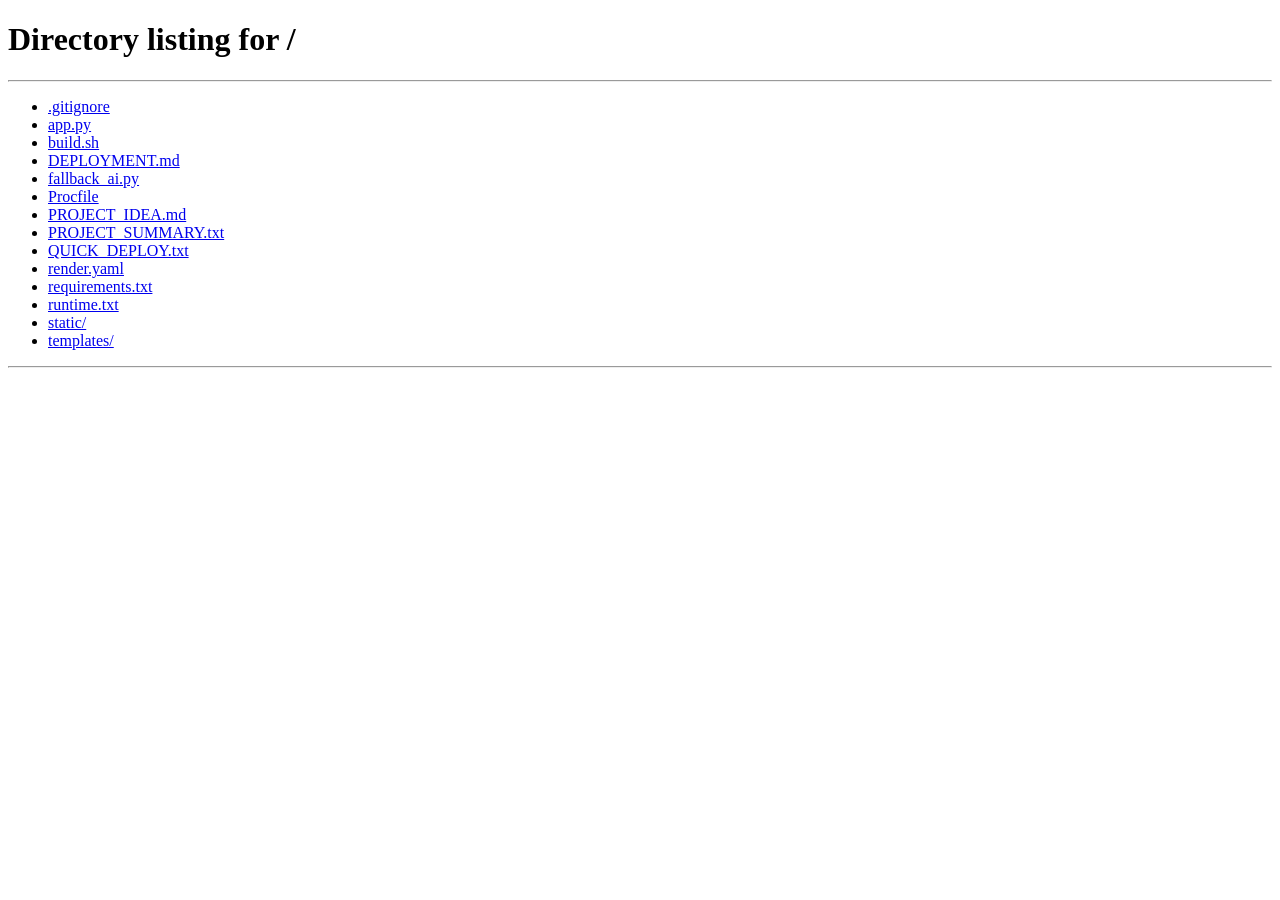
<file: templates/index.html>
<!DOCTYPE html>
<html lang="en">
<head>
    <meta charset="UTF-8">
    <meta http-equiv="refresh" content="0;url=/">
    <title>Smart Bin - Redirecting...</title>
</head>
<body>
    <p>Redirecting to <a href="/">Home</a>...</p>
</body>
</html>
</file>
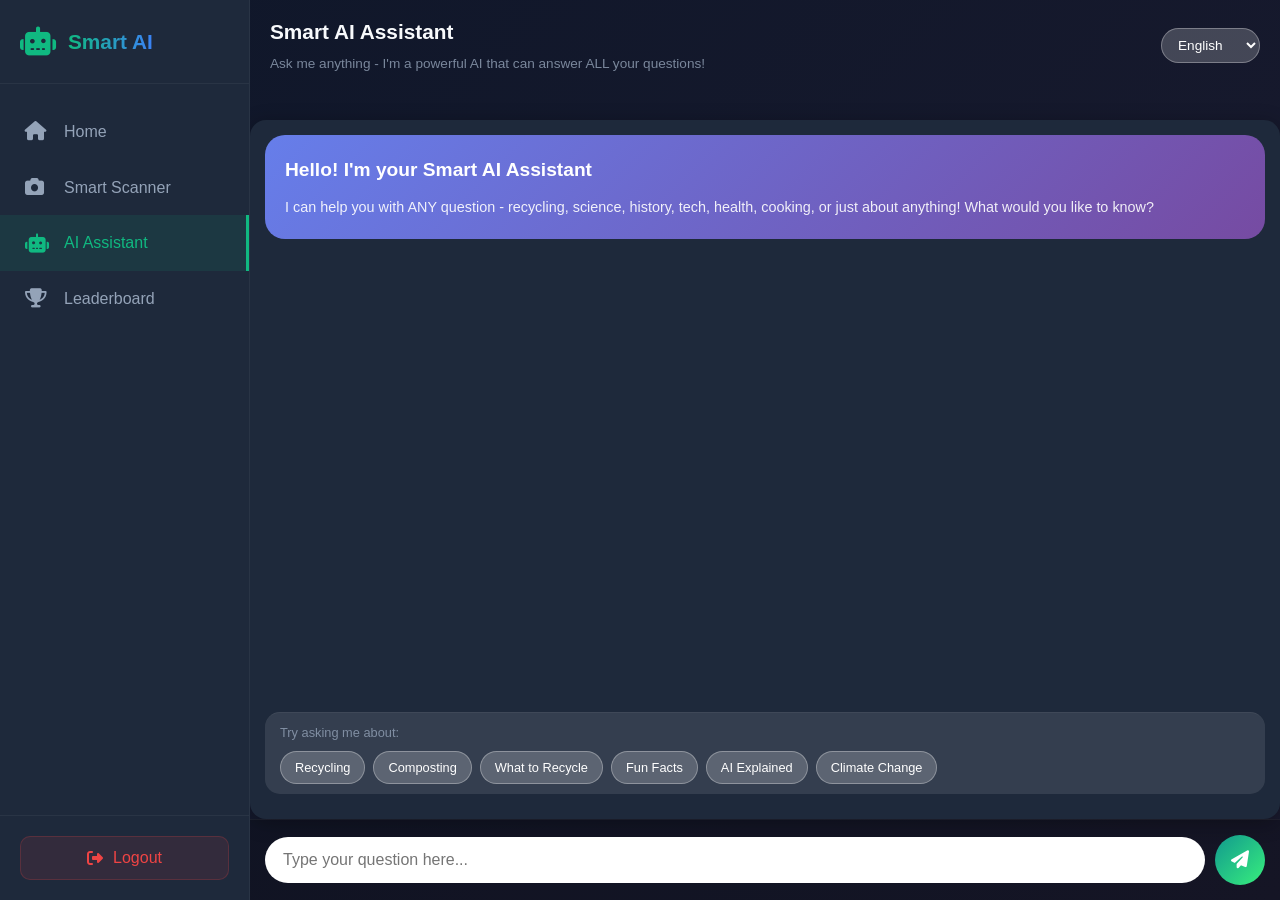
<file: templates/assistant.html>
<!DOCTYPE html>
<html lang="en">
<head>
    <meta charset="UTF-8">
    <meta name="viewport" content="width=device-width, initial-scale=1.0, maximum-scale=1.0, user-scalable=no">
    <title>AI Assistant - Smart City</title>
    <link rel="stylesheet" href="/static/style.css">
    <link rel="stylesheet" href="https://cdnjs.cloudflare.com/ajax/libs/font-awesome/6.4.0/css/all.min.css">
    <style>
        /* Mobile-first styles for AI Assistant */
        .assistant-page {
            padding: 0 !important;
            display: flex;
            flex-direction: column;
            height: 100vh;
            overflow: hidden;
        }

        .page-header {
            padding: 15px 20px !important;
            flex-shrink: 0;
        }

        .page-header h2 {
            font-size: 1.3rem !important;
            margin: 0;
        }

        .page-header p {
            font-size: 0.85rem !important;
            margin: 5px 0 0 0;
            opacity: 0.8;
        }

        .chat-container {
            flex: 1;
            overflow-y: auto;
            padding: 15px;
            display: flex;
            flex-direction: column;
            gap: 15px;
        }

        .chat-message {
            max-width: 85%;
            padding: 12px 15px;
            border-radius: 18px;
            word-wrap: break-word;
        }

        .bot-message {
            background: linear-gradient(135deg, #667eea 0%, #764ba2 100%);
            color: white;
            align-self: flex-start;
            border-bottom-left-radius: 4px;
        }

        .user-message {
            background: linear-gradient(135deg, #11998e 0%, #38ef7d 100%);
            color: white;
            align-self: flex-end;
            border-bottom-right-radius: 4px;
        }

        .message-avatar {
            width: 32px;
            height: 32px;
            border-radius: 50%;
            display: flex;
            align-items: center;
            justify-content: center;
            font-size: 14px;
            margin-bottom: 5px;
        }

        .bot-message .message-avatar {
            background: rgba(255,255,255,0.2);
        }

        .user-message .message-avatar {
            background: rgba(0,0,0,0.2);
        }

        .message-content {
            line-height: 1.5;
            font-size: 0.95rem;
        }

        .message-content ul {
            margin: 8px 0;
            padding-left: 20px;
        }

        .message-content li {
            margin: 4px 0;
        }

        .message-time {
            font-size: 0.7rem;
            opacity: 0.7;
            margin-top: 5px;
            text-align: right;
        }

        .quick-questions {
            padding: 10px 15px;
            background: rgba(255,255,255,0.1);
            border-radius: 15px;
            margin: 10px 0;
        }

        .quick-questions p {
            font-size: 0.8rem;
            margin-bottom: 8px;
            opacity: 0.8;
        }

        .quick-btns {
            display: flex;
            flex-wrap: wrap;
            gap: 8px;
        }

        .quick-btns button {
            padding: 8px 14px;
            font-size: 0.8rem;
            border-radius: 20px;
            background: rgba(255,255,255,0.2);
            color: white;
            border: 1px solid rgba(255,255,255,0.3);
            cursor: pointer;
            transition: all 0.3s;
        }

        .quick-btns button:active {
            transform: scale(0.95);
            background: rgba(255,255,255,0.3);
        }

        .chat-input-section {
            padding: 15px;
            background: rgba(0,0,0,0.2);
            display: flex;
            gap: 10px;
            align-items: center;
            flex-shrink: 0;
        }

        .chat-input-section input {
            flex: 1;
            padding: 14px 18px;
            border-radius: 25px;
            border: none;
            background: white;
            color: #333;
            font-size: 1rem;
        }

        .chat-input-section input:focus {
            outline: none;
            box-shadow: 0 0 0 3px rgba(102, 126, 234, 0.5);
        }

        .btn-send {
            width: 50px;
            height: 50px;
            border-radius: 50%;
            border: none;
            background: linear-gradient(135deg, #11998e 0%, #38ef7d 100%);
            color: white;
            font-size: 18px;
            cursor: pointer;
            display: flex;
            align-items: center;
            justify-content: center;
            transition: transform 0.2s;
        }

        .btn-send:active {
            transform: scale(0.95);
        }

        .typing-indicator {
            display: flex;
            gap: 4px;
        }

        .typing-indicator span {
            width: 8px;
            height: 8px;
            background: white;
            border-radius: 50%;
            animation: typing 1.4s infinite;
        }

        .typing-indicator span:nth-child(2) {
            animation-delay: 0.2s;
        }

        .typing-indicator span:nth-child(3) {
            animation-delay: 0.4s;
        }

        @keyframes typing {
            0%, 100% { opacity: 0.4; transform: translateY(0); }
            50% { opacity: 1; transform: translateY(-5px); }
        }

        .welcome-card {
            background: linear-gradient(135deg, #667eea 0%, #764ba2 100%);
            border-radius: 20px;
            padding: 20px;
            color: white;
            margin-bottom: 15px;
        }

        .welcome-card h3 {
            margin: 0 0 10px 0;
            font-size: 1.2rem;
        }

        .welcome-card p {
            margin: 0;
            opacity: 0.9;
            font-size: 0.9rem;
        }

        .language-select {
            padding: 8px 12px;
            border-radius: 20px;
            background: rgba(255,255,255,0.2);
            color: white;
            border: 1px solid rgba(255,255,255,0.3);
            font-size: 0.85rem;
            cursor: pointer;
        }

        .language-select option {
            color: #333;
        }
    </style>
</head>
<body class="dashboard-page">
    <!-- Mobile Header with Menu Toggle -->
    <header class="mobile-header" style="display: none;">
        <button class="menu-toggle" onclick="toggleSidebar()">
            <i class="fas fa-bars"></i>
        </button>
        <h3>AI Assistant</h3>
        <div style="width: 40px;"></div>
    </header>

    <!-- Sidebar Navigation -->
    <nav class="sidebar" id="sidebar">
        <div class="sidebar-header">
            <i class="fas fa-robot"></i>
            <span>Smart AI</span>
        </div>
        
        <ul class="nav-menu">
            <li>
                <a href="/dashboard">
                    <i class="fas fa-home"></i>
                    <span>Home</span>
                </a>
            </li>
            <li>
                <a href="/scanner">
                    <i class="fas fa-camera"></i>
                    <span>Smart Scanner</span>
                </a>
            </li>
            <li class="active">
                <a href="/assistant">
                    <i class="fas fa-robot"></i>
                    <span>AI Assistant</span>
                </a>
            </li>
            <li>
                <a href="/leaderboard">
                    <i class="fas fa-trophy"></i>
                    <span>Leaderboard</span>
                </a>
            </li>
        </ul>

        <div class="sidebar-footer">
            <button class="btn-logout" onclick="logout()">
                <i class="fas fa-sign-out-alt"></i>
                <span>Logout</span>
            </button>
        </div>
    </nav>

    <!-- Main Content -->
    <main class="main-content assistant-page">
        <!-- Header -->
        <header class="page-header">
            <div class="header-left">
                <h2>Smart AI Assistant</h2>
                <p>Ask me anything - I'm a powerful AI that can answer ALL your questions!</p>
            </div>
            <div class="header-right">
                <select id="languageSelect" class="language-select" onchange="changeLanguage(this.value)">
                    <option value="en">English</option>
                    <option value="es">Espanol</option>
                    <option value="fr">Francais</option>
                    <option value="hi">Hindi</option>
                    <option value="zh">Chinese</option>
                </select>
            </div>
        </header>

        <!-- Chat Container -->
        <div class="chat-container" id="chatContainer">
            <!-- Welcome Message -->
            <div class="welcome-card">
                <h3>Hello! I'm your Smart AI Assistant</h3>
                <p>I can help you with ANY question - recycling, science, history, tech, health, cooking, or just about anything! What would you like to know?</p>
            </div>

            <!-- Chat History -->
            <div id="chatHistory"></div>

            <!-- Quick Questions -->
            <div class="quick-questions">
                <p>Try asking me about:</p>
                <div class="quick-btns">
                    <button onclick="askQuickQuestion('What is recycling and why is it important?')">Recycling</button>
                    <button onclick="askQuickQuestion('How do I start composting at home?')">Composting</button>
                    <button onclick="askQuickQuestion('What can I recycle at home?')">What to Recycle</button>
                    <button onclick="askQuickQuestion('Tell me a fun fact')">Fun Facts</button>
                    <button onclick="askQuickQuestion('How does AI work?')">AI Explained</button>
                    <button onclick="askQuickQuestion('What is climate change?')">Climate Change</button>
                </div>
            </div>
        </div>

        <!-- Input Section -->
        <div class="chat-input-section">
            <input type="text" id="userQuestion" placeholder="Type your question here..." onkeypress="handleKeyPress(event)">
            <button class="btn-send" onclick="sendQuestion()">
                <i class="fas fa-paper-plane"></i>
            </button>
        </div>
    </main>

    <!-- Overlay for mobile -->
    <div class="sidebar-overlay" onclick="closeSidebar()"></div>

    <script src="/static/script.js"></script>
    <script>
        // Mobile sidebar toggle
        function toggleSidebar() {
            document.getElementById('sidebar').classList.toggle('active');
            document.querySelector('.sidebar-overlay').classList.toggle('active');
        }

        function closeSidebar() {
            document.getElementById('sidebar').classList.remove('active');
            document.querySelector('.sidebar-overlay').classList.remove('active');
        }

        function handleKeyPress(e) {
            if (e.key === 'Enter') {
                sendQuestion();
            }
        }

        function sendQuestion() {
            const question = document.getElementById('userQuestion').value.trim();
            
            if (!question) {
                return;
            }

            // Add user message
            addMessage(question, 'user');
            document.getElementById('userQuestion').value = '';

            // Show loading
            addLoadingMessage();

            // Call AI API
            fetch('/api/ask', {
                method: 'POST',
                headers: { 'Content-Type': 'application/json' },
                body: JSON.stringify({ 
                    question: question,
                    language: localStorage.getItem('app_language') || 'en'
                })
            })
            .then(res => res.json())
            .then(data => {
                removeLoadingMessage();
                
                if (data.success) {
                    addMessage(data.answer, 'bot', true);
                } else {
                    addMessage('Sorry, I encountered an error. Please try again!', 'bot', true);
                }
            })
            .catch(err => {
                removeLoadingMessage();
                addMessage('Sorry, I encountered an error. Please try again!', 'bot', true);
            });

            // Scroll to bottom
            setTimeout(scrollToBottom, 100);
        }

        function askQuickQuestion(question) {
            document.getElementById('userQuestion').value = question;
            sendQuestion();
        }

        function addMessage(text, sender, isHTML = false) {
            const chatHistory = document.getElementById('chatHistory');
            const messageDiv = document.createElement('div');
            messageDiv.className = `chat-message ${sender}-message`;
            
            const avatarClass = sender === 'bot' ? 'fa-robot' : 'fa-user';
            const time = new Date().toLocaleTimeString([], { hour: '2-digit', minute: '2-digit' });
            
            let content;
            if (isHTML) {
                content = `<div class="message-content">${text}</div>`;
            } else {
                content = `<div class="message-content"><p>${text}</p></div>`;
            }
            
            messageDiv.innerHTML = `
                <div class="message-avatar">
                    <i class="fas ${avatarClass}"></i>
                </div>
                ${content}
                <div class="message-time">${time}</div>
            `;
            
            chatHistory.appendChild(messageDiv);
            scrollToBottom();
        }

        function addLoadingMessage() {
            const chatHistory = document.getElementById('chatHistory');
            const loadingDiv = document.createElement('div');
            loadingDiv.className = 'chat-message bot-message loading-message';
            loadingDiv.id = 'loadingMessage';
            loadingDiv.innerHTML = `
                <div class="message-avatar">
                    <i class="fas fa-robot"></i>
                </div>
                <div class="message-content">
                    <div class="typing-indicator">
                        <span></span><span></span><span></span>
                    </div>
                </div>
            `;
            chatHistory.appendChild(loadingDiv);
            scrollToBottom();
        }

        function removeLoadingMessage() {
            const loadingMsg = document.getElementById('loadingMessage');
            if (loadingMsg) {
                loadingMsg.remove();
            }
        }

        function scrollToBottom() {
            const chatContainer = document.getElementById('chatContainer');
            chatContainer.scrollTop = chatContainer.scrollHeight;
        }

        function logout() {
            fetch('/api/logout', { method: 'POST' })
                .then(() => window.location.href = '/');
        }

        // Check for mobile and show appropriate header
        if (window.innerWidth <= 768) {
            document.querySelector('.page-header').style.display = 'none';
            document.querySelector('.mobile-header').style.display = 'flex';
        }
    </script>
</body>
</html>
</file>
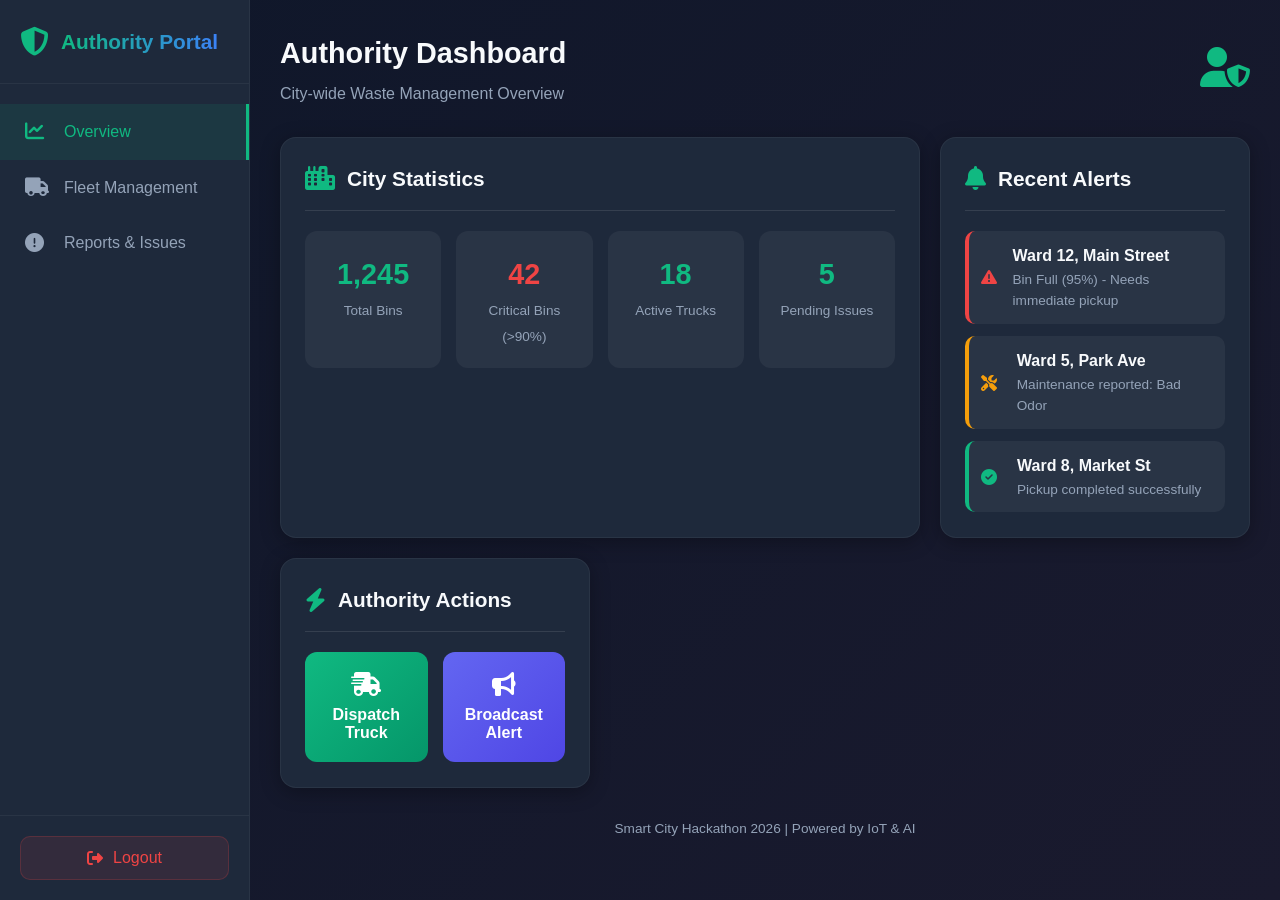
<file: templates/authority.html>
<!DOCTYPE html>
<html lang="en">
<head>
    <meta charset="UTF-8">
    <meta name="viewport" content="width=device-width, initial-scale=1.0">
    <title>Authority Dashboard - Smart Bin</title>
    <link rel="stylesheet" href="/static/style.css">
    <link rel="stylesheet" href="https://cdnjs.cloudflare.com/ajax/libs/font-awesome/6.4.0/css/all.min.css">
</head>
<body class="dashboard-page">
    <!-- Sidebar Navigation -->
    <nav class="sidebar">
        <div class="sidebar-header">
            <i class="fas fa-shield-alt"></i>
            <span>Authority Portal</span>
        </div>
        
        <ul class="nav-menu">
            <li class="active">
                <a href="/authority">
                    <i class="fas fa-chart-line"></i>
                    <span>Overview</span>
                </a>
            </li>
            <li>
                <a href="#">
                    <i class="fas fa-truck"></i>
                    <span>Fleet Management</span>
                </a>
            </li>
            <li>
                <a href="#">
                    <i class="fas fa-exclamation-circle"></i>
                    <span>Reports & Issues</span>
                </a>
            </li>
        </ul>

        <div class="sidebar-footer">
            <button class="btn-logout" onclick="logout()">
                <i class="fas fa-sign-out-alt"></i>
                <span>Logout</span>
            </button>
        </div>
    </nav>

    <!-- Main Content -->
    <main class="main-content">
        <!-- Header -->
        <header class="page-header">
            <div class="header-left">
                <h2>Authority Dashboard</h2>
                <p>City-wide Waste Management Overview</p>
            </div>
            <div class="header-right">
                <div class="user-avatar">
                    <i class="fas fa-user-shield"></i>
                </div>
            </div>
        </header>

        <!-- Dashboard Grid -->
        <div class="dashboard-grid">
            <!-- City Stats -->
            <div class="card stats-card" style="grid-column: span 2;">
                <div class="card-header">
                    <i class="fas fa-city"></i>
                    <h2>City Statistics</h2>
                </div>
                <div class="stats-grid" style="grid-template-columns: repeat(4, 1fr);">
                    <div class="stat-item">
                        <span class="stat-number">1,245</span>
                        <span class="stat-label">Total Bins</span>
                    </div>
                    <div class="stat-item">
                        <span class="stat-number" style="color: var(--danger-color);">42</span>
                        <span class="stat-label">Critical Bins (>90%)</span>
                    </div>
                    <div class="stat-item">
                        <span class="stat-number">18</span>
                        <span class="stat-label">Active Trucks</span>
                    </div>
                    <div class="stat-item">
                        <span class="stat-number">5</span>
                        <span class="stat-label">Pending Issues</span>
                    </div>
                </div>
            </div>

            <!-- Recent Alerts -->
            <div class="card">
                <div class="card-header">
                    <i class="fas fa-bell"></i>
                    <h2>Recent Alerts</h2>
                </div>
                <div class="status-details">
                    <div class="detail-item" style="border-left: 4px solid var(--danger-color);">
                        <i class="fas fa-exclamation-triangle" style="color: var(--danger-color);"></i>
                        <div>
                            <strong>Ward 12, Main Street</strong>
                            <p style="font-size: 0.85rem; color: var(--text-secondary);">Bin Full (95%) - Needs immediate pickup</p>
                        </div>
                    </div>
                    <div class="detail-item" style="border-left: 4px solid var(--warning-color);">
                        <i class="fas fa-tools" style="color: var(--warning-color);"></i>
                        <div>
                            <strong>Ward 5, Park Ave</strong>
                            <p style="font-size: 0.85rem; color: var(--text-secondary);">Maintenance reported: Bad Odor</p>
                        </div>
                    </div>
                    <div class="detail-item" style="border-left: 4px solid var(--primary-color);">
                        <i class="fas fa-check-circle" style="color: var(--primary-color);"></i>
                        <div>
                            <strong>Ward 8, Market St</strong>
                            <p style="font-size: 0.85rem; color: var(--text-secondary);">Pickup completed successfully</p>
                        </div>
                    </div>
                </div>
            </div>

            <!-- Quick Actions -->
            <div class="card actions-card">
                <div class="card-header">
                    <i class="fas fa-bolt"></i>
                    <h2>Authority Actions</h2>
                </div>
                <div class="action-buttons">
                    <button class="action-btn request" onclick="dispatchTruck()">
                        <i class="fas fa-truck-fast"></i>
                        Dispatch Truck
                    </button>
                    <button class="action-btn schedule" onclick="broadcastMessage()">
                        <i class="fas fa-bullhorn"></i>
                        Broadcast Alert
                    </button>
                </div>
            </div>
            
            <!-- Alert/Result Section -->
            <div id="result" class="result-card" style="display: none;">
                <i class="fas fa-check-circle"></i>
                <p id="resultMessage"></p>
            </div>
        </div>

        <!-- Footer -->
        <footer class="page-footer">
            <p>Smart City Hackathon 2026 | Powered by IoT & AI</p>
        </footer>
    </main>

    <script>
        function dispatchTruck() {
            const ward = prompt('Enter Ward number to dispatch truck:');
            if (ward) {
                showResult(`Truck dispatched to Ward ${ward} successfully!`);
            }
        }

        function broadcastMessage() {
            const msg = prompt('Enter message to broadcast to all users:');
            if (msg) {
                showResult('Message broadcasted successfully!');
            }
        }

        function showResult(message) {
            const resultDiv = document.getElementById('result');
            const resultMessage = document.getElementById('resultMessage');
            
            if (resultDiv && resultMessage) {
                resultMessage.textContent = message;
                resultDiv.style.display = 'block';
                
                setTimeout(() => {
                    resultDiv.style.display = 'none';
                }, 5000);
            }
        }

        function logout() {
            fetch('/api/logout', { method: 'POST' })
                .then(() => window.location.href = '/');
        }
    </script>
</body>
</html>
</file>
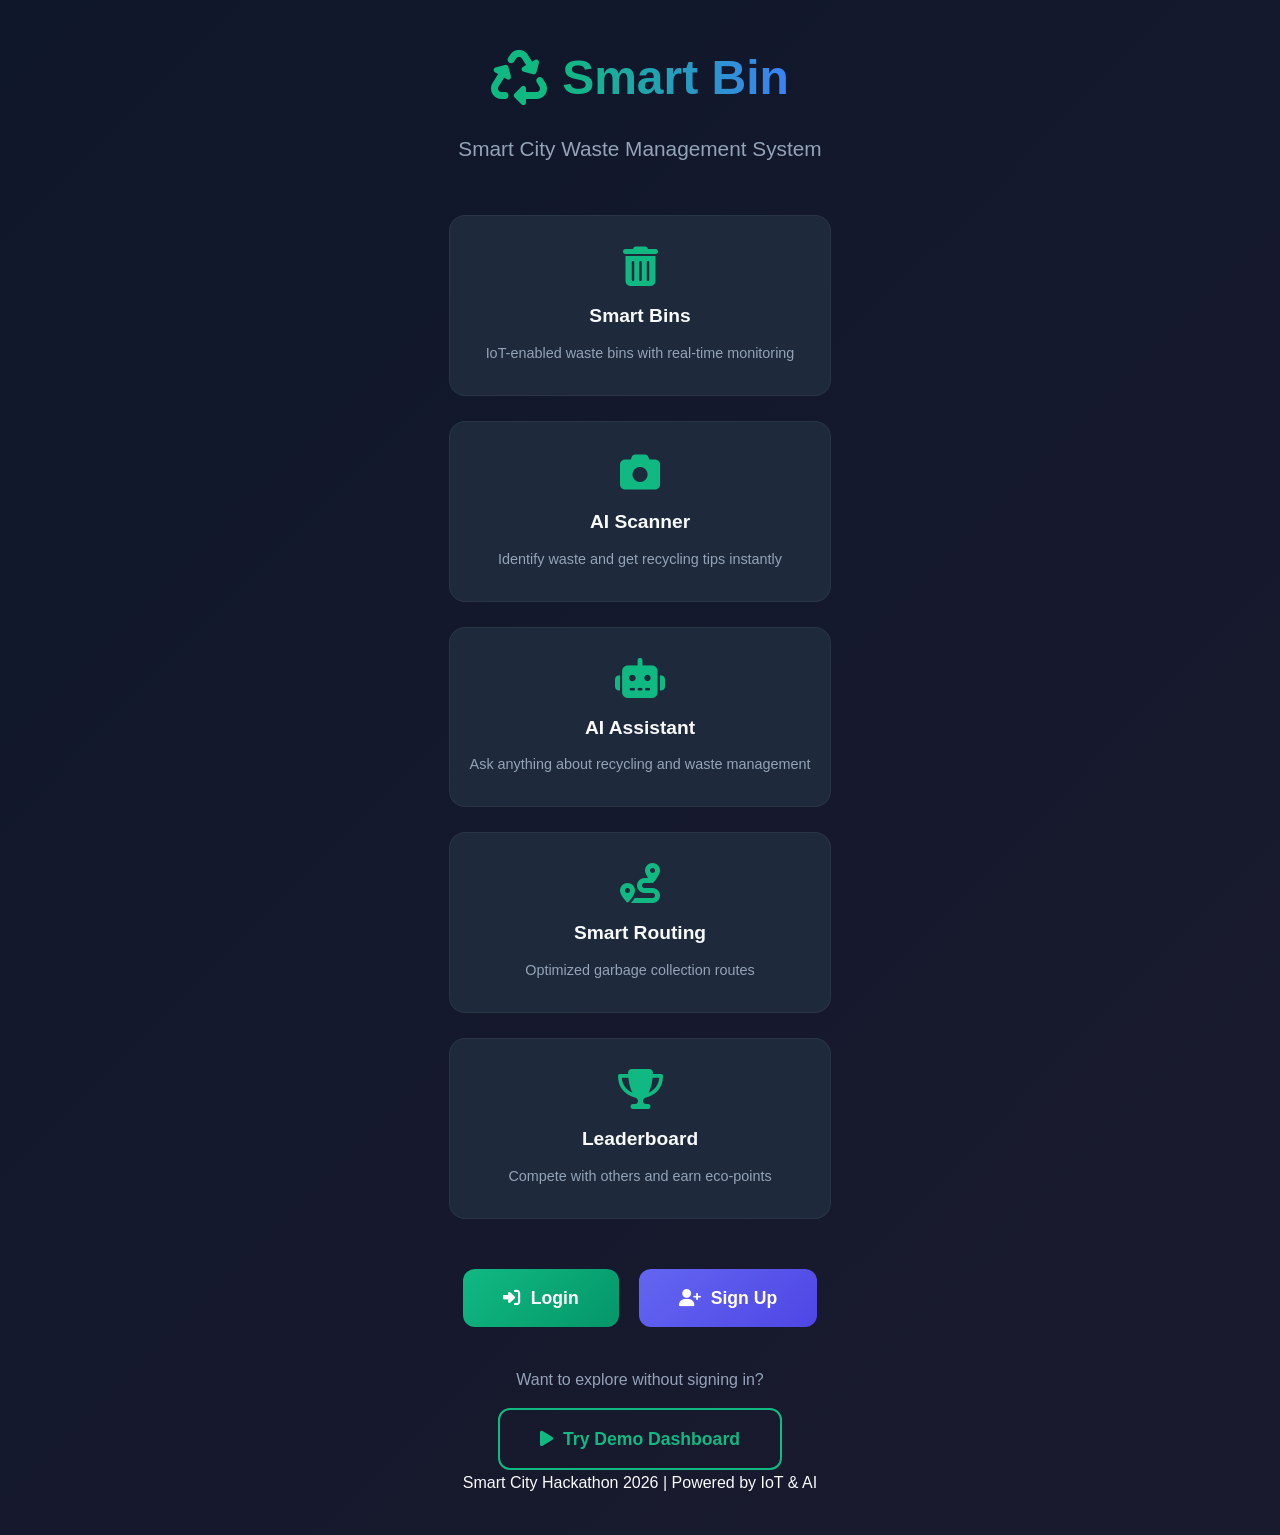
<file: templates/home.html>
<!DOCTYPE html>
<html lang="en">
<head>
    <meta charset="UTF-8">
    <meta name="viewport" content="width=device-width, initial-scale=1.0">
    <title>Smart Bin - Smart City Waste Management</title>
    <link rel="stylesheet" href="/static/style.css">
    <link rel="stylesheet" href="https://cdnjs.cloudflare.com/ajax/libs/font-awesome/6.4.0/css/all.min.css">
</head>
<body class="landing-page">
    <div class="landing-container">
        <!-- Hero Section -->
        <header class="hero">
            <div class="logo">
                <i class="fas fa-recycle"></i>
                <h1>Smart Bin</h1>
            </div>
            <p class="tagline">Smart City Waste Management System</p>
        </header>

        <!-- Features Preview -->
        <section class="features-preview">
            <div class="feature-card">
                <i class="fas fa-trash-alt"></i>
                <h3>Smart Bins</h3>
                <p>IoT-enabled waste bins with real-time monitoring</p>
            </div>
            <div class="feature-card">
                <i class="fas fa-camera"></i>
                <h3>AI Scanner</h3>
                <p>Identify waste and get recycling tips instantly</p>
            </div>
            <div class="feature-card">
                <i class="fas fa-robot"></i>
                <h3>AI Assistant</h3>
                <p>Ask anything about recycling and waste management</p>
            </div>
            <div class="feature-card">
                <i class="fas fa-route"></i>
                <h3>Smart Routing</h3>
                <p>Optimized garbage collection routes</p>
            </div>
            <div class="feature-card">
                <i class="fas fa-trophy"></i>
                <h3>Leaderboard</h3>
                <p>Compete with others and earn eco-points</p>
            </div>
        </section>

        <!-- CTA Buttons -->
        <section class="cta-section">
            <a href="/login" class="btn btn-primary">
                <i class="fas fa-sign-in-alt"></i>
                Login
            </a>
            <a href="/signup" class="btn btn-secondary">
                <i class="fas fa-user-plus"></i>
                Sign Up
            </a>
        </section>

        <!-- Demo Link -->
        <section class="demo-section">
            <p>Want to explore without signing in?</p>
            <a href="/dashboard" class="btn btn-demo">
                <i class="fas fa-play"></i>
                Try Demo Dashboard
            </a>
        </section>

        <!-- Footer -->
        <footer>
            <p>Smart City Hackathon 2026 | Powered by IoT & AI</p>
        </footer>
    </div>
</body>
</html>
</file>
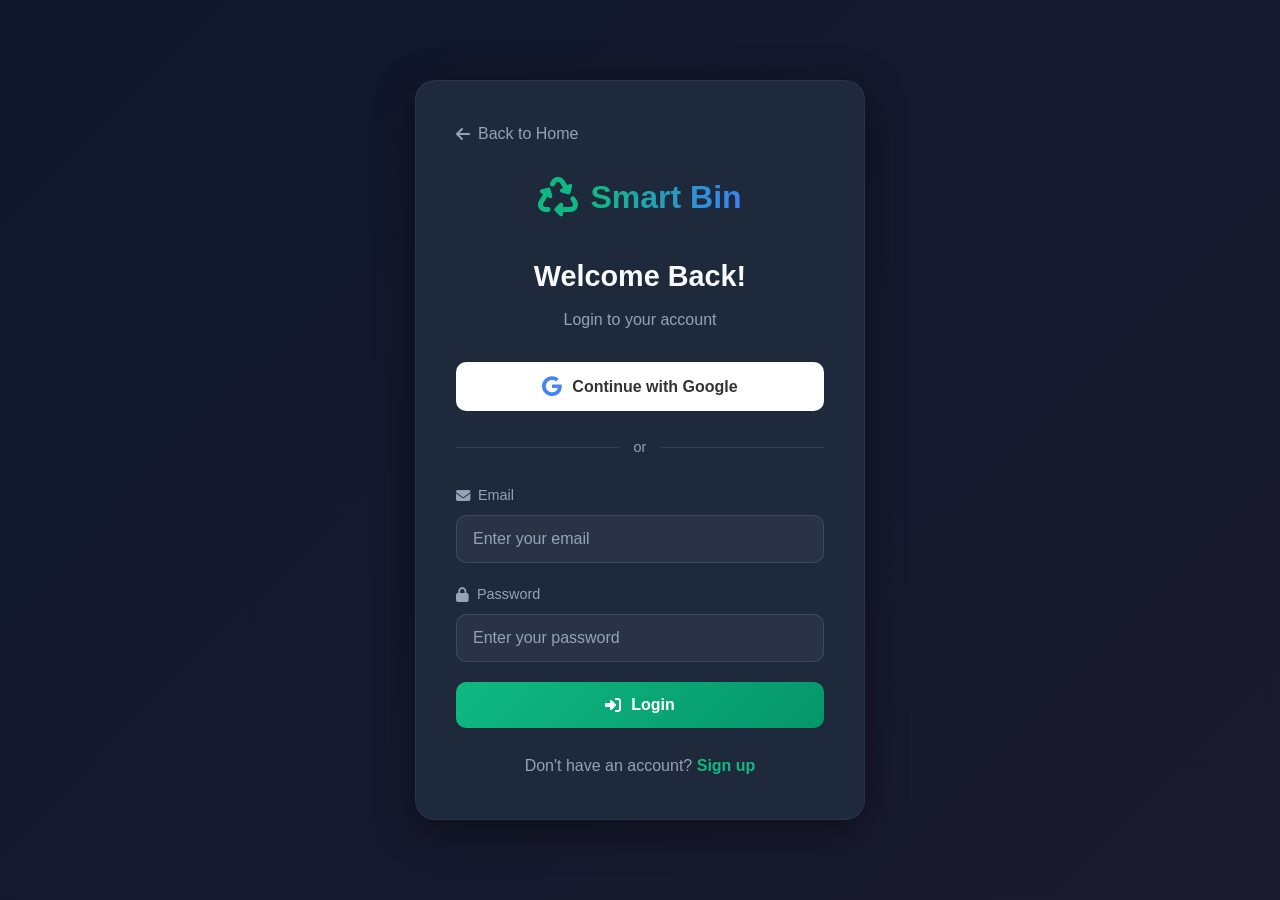
<file: templates/login.html>
<!DOCTYPE html>
<html lang="en">
<head>
    <meta charset="UTF-8">
    <meta name="viewport" content="width=device-width, initial-scale=1.0">
    <title>Login - Smart Bin</title>
    <link rel="stylesheet" href="/static/style.css">
    <link rel="stylesheet" href="https://cdnjs.cloudflare.com/ajax/libs/font-awesome/6.4.0/css/all.min.css">
</head>
<body class="auth-page">
    <div class="auth-container">
        <div class="auth-card">
            <!-- Back to Home -->
            <a href="/" class="back-link">
                <i class="fas fa-arrow-left"></i> Back to Home
            </a>

            <!-- Logo -->
            <div class="auth-logo">
                <i class="fas fa-recycle"></i>
                <h1>Smart Bin</h1>
            </div>
            
            <h2>Welcome Back!</h2>
            <p class="auth-subtitle">Login to your account</p>

            <!-- Google Login Button -->
            <button class="btn-google" onclick="loginWithGoogle()">
                <i class="fab fa-google"></i>
                Continue with Google
            </button>

            <!-- Divider -->
            <div class="divider">
                <span>or</span>
            </div>

            <!-- Email Login Form -->
            <form id="loginForm" onsubmit="handleLogin(event)">
                <div class="form-group">
                    <label for="email">
                        <i class="fas fa-envelope"></i> Email
                    </label>
                    <input type="email" id="email" name="email" placeholder="Enter your email" required>
                </div>

                <div class="form-group">
                    <label for="password">
                        <i class="fas fa-lock"></i> Password
                    </label>
                    <input type="password" id="password" name="password" placeholder="Enter your password" required>
                </div>

                <button type="submit" class="btn-auth">
                    <i class="fas fa-sign-in-alt"></i> Login
                </button>
            </form>

            <!-- Signup Link -->
            <p class="auth-link">
                Don't have an account? <a href="/signup">Sign up</a>
            </p>

            <!-- Error/Success Message -->
            <div id="authMessage" class="auth-message" style="display: none;"></div>
        </div>
    </div>

    <script>
        function loginWithGoogle() {
            const email = prompt('Enter your Google email:');
            if (email) {
                fetch('/api/login', {
                    method: 'POST',
                    headers: { 'Content-Type': 'application/json' },
                    body: JSON.stringify({ email: email, type: 'google' })
                })
                .then(res => res.json())
                .then(data => {
                    if (data.success) {
                        showMessage(data.message, 'success');
                        setTimeout(() => window.location.href = data.redirect || '/dashboard', 1000);
                    } else {
                        showMessage(data.message, 'error');
                    }
                })
                .catch(err => showMessage('Error connecting to server', 'error'));
            }
        }

        function handleLogin(e) {
            e.preventDefault();
            const email = document.getElementById('email').value;
            const password = document.getElementById('password').value;

            fetch('/api/login', {
                method: 'POST',
                headers: { 'Content-Type': 'application/json' },
                body: JSON.stringify({ email: email, password: password, type: 'email' })
            })
            .then(res => res.json())
            .then(data => {
                if (data.success) {
                    showMessage(data.message, 'success');
                    setTimeout(() => window.location.href = data.redirect || '/dashboard', 1000);
                } else {
                    showMessage(data.message, 'error');
                }
            })
            .catch(err => showMessage('Error connecting to server', 'error'));
        }

        function showMessage(message, type) {
            const msgDiv = document.getElementById('authMessage');
            msgDiv.textContent = message;
            msgDiv.className = 'auth-message ' + type;
            msgDiv.style.display = 'block';
        }
    </script>
</body>
</html>
</file>
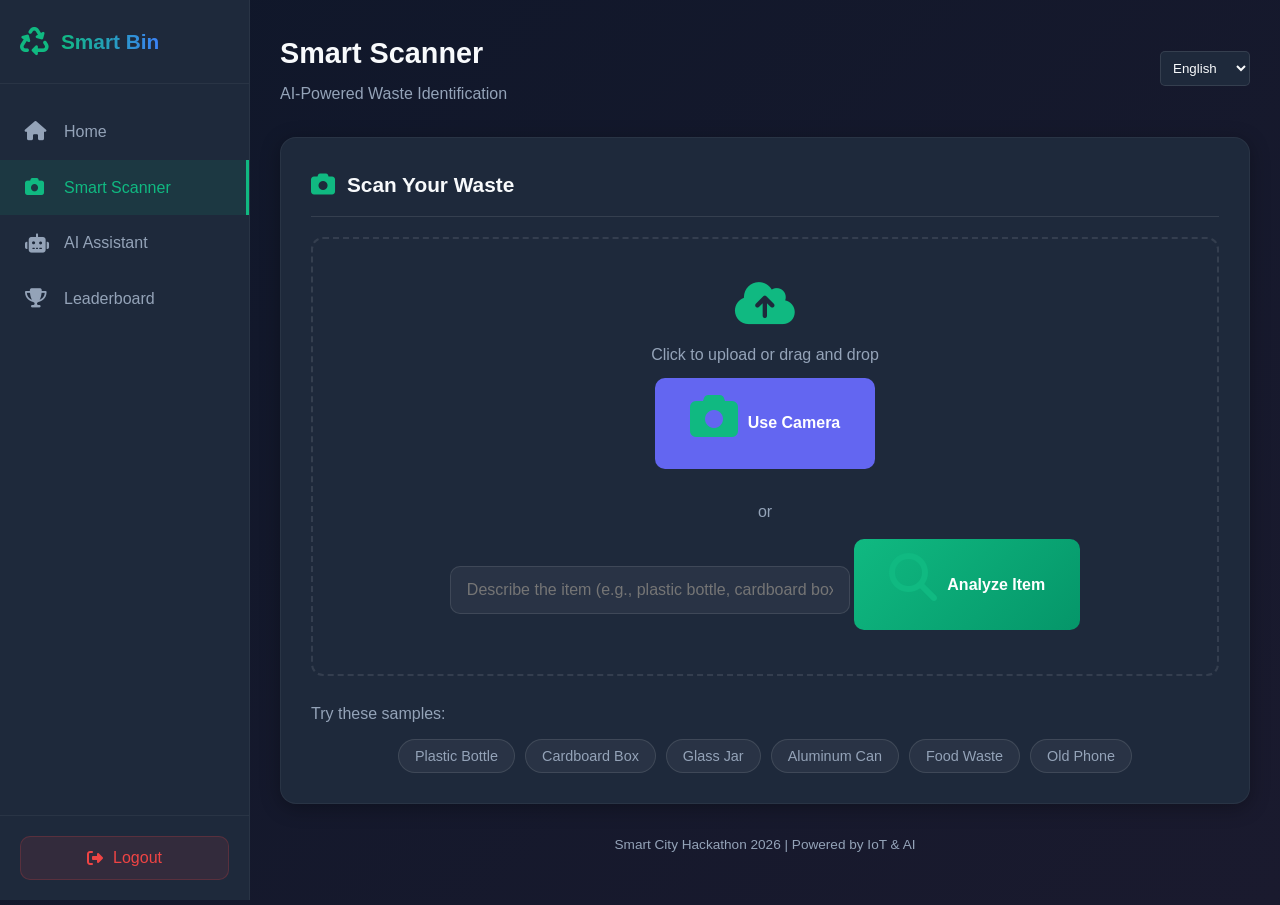
<file: templates/scanner.html>
<!DOCTYPE html>
<html lang="en">
<head>
    <meta charset="UTF-8">
    <meta name="viewport" content="width=device-width, initial-scale=1.0">
    <title>Smart Scanner - Smart Bin</title>
    <link rel="stylesheet" href="/static/style.css">
    <link rel="stylesheet" href="https://cdnjs.cloudflare.com/ajax/libs/font-awesome/6.4.0/css/all.min.css">
</head>
<body class="dashboard-page">
    <!-- Sidebar Navigation -->
    <nav class="sidebar">
        <div class="sidebar-header">
            <i class="fas fa-recycle"></i>
            <span>Smart Bin</span>
        </div>
        
        <ul class="nav-menu">
            <li>
                <a href="/dashboard">
                    <i class="fas fa-home"></i>
                    <span>Home</span>
                </a>
            </li>
            <li class="active">
                <a href="/scanner">
                    <i class="fas fa-camera"></i>
                    <span>Smart Scanner</span>
                </a>
            </li>
            <li>
                <a href="/assistant">
                    <i class="fas fa-robot"></i>
                    <span>AI Assistant</span>
                </a>
            </li>
            <li>
                <a href="/leaderboard">
                    <i class="fas fa-trophy"></i>
                    <span>Leaderboard</span>
                </a>
            </li>
        </ul>

        <div class="sidebar-footer">
            <button class="btn-logout" onclick="logout()">
                <i class="fas fa-sign-out-alt"></i>
                <span>Logout</span>
            </button>
        </div>
    </nav>

    <!-- Main Content -->
    <main class="main-content scanner-page">
        <!-- Header -->
        <header class="page-header">
            <div class="header-left">
                <h2>Smart Scanner</h2>
                <p>AI-Powered Waste Identification</p>
            </div>
            <div class="header-right" style="display: flex; align-items: center; gap: 15px;">
                <select id="languageSelect" onchange="changeLanguage(this.value)" style="padding: 8px; border-radius: 5px; background: var(--card-bg); color: var(--text-primary); border: 1px solid rgba(255,255,255,0.1);">
                    <option value="en">English</option>
                    <option value="es">Español</option>
                    <option value="fr">Français</option>
                    <option value="hi">हिन्दी</option>
                    <option value="zh">中文</option>
                </select>
            </div>
        </header>

        <!-- Scanner Section -->
        <div class="scanner-container">
            <!-- Upload Section -->
            <div class="scanner-card upload-section">
                <div class="card-header">
                    <i class="fas fa-camera"></i>
                    <h2>Scan Your Waste</h2>
                </div>
                
                <div class="upload-area" id="uploadArea">
                    <div id="cameraContainer" style="display: none; margin-bottom: 15px;">
                        <video id="cameraFeed" autoplay playsinline style="width: 100%; max-width: 400px; border-radius: 10px;"></video>
                        <canvas id="cameraCanvas" style="display: none;"></canvas>
                        <div style="margin-top: 10px;">
                            <button class="btn-scan" onclick="captureImage()" style="background: var(--secondary-color);">
                                <i class="fas fa-camera"></i> Capture
                            </button>
                            <button class="btn-scan" onclick="stopCamera()" style="background: var(--danger-color);">
                                <i class="fas fa-times"></i> Cancel
                            </button>
                        </div>
                    </div>
                    
                    <div id="uploadControls">
                        <i class="fas fa-cloud-upload-alt"></i>
                        <p>Click to upload or drag and drop</p>
                        <button class="btn-scan" onclick="startCamera()" style="margin-bottom: 15px; background: var(--secondary-color);">
                            <i class="fas fa-camera"></i> Use Camera
                        </button>
                        <span>or</span>
                        <input type="text" id="itemDescription" placeholder="Describe the item (e.g., plastic bottle, cardboard box)">
                        <button class="btn-scan" onclick="scanItem()">
                            <i class="fas fa-search"></i> Analyze Item
                        </button>
                    </div>
                </div>

                <!-- Sample Items -->
                <div class="sample-items">
                    <p>Try these samples:</p>
                    <div class="sample-btns">
                        <button onclick="setSample('plastic bottle')">Plastic Bottle</button>
                        <button onclick="setSample('cardboard box')">Cardboard Box</button>
                        <button onclick="setSample('glass jar')">Glass Jar</button>
                        <button onclick="setSample('aluminum can')">Aluminum Can</button>
                        <button onclick="setSample('food waste')">Food Waste</button>
                        <button onclick="setSample('old phone')">Old Phone</button>
                    </div>
                </div>
            </div>

            <!-- Results Section -->
            <div class="scanner-card result-section" id="resultSection" style="display: none;">
                <div class="card-header">
                    <i class="fas fa-robot"></i>
                    <h2>AI Analysis Result</h2>
                </div>

                <div class="result-content">
                    <!-- Item Info -->
                    <div class="result-item">
                        <div class="result-icon" id="resultIcon">
                            <i class="fas fa-recycle"></i>
                        </div>
                        <div class="result-details">
                            <h3 id="itemName">Plastic Bottle</h3>
                            <span class="category-badge" id="categoryBadge">Plastic</span>
                        </div>
                    </div>

                    <!-- Recycling Status -->
                    <div class="recycling-status" id="recyclingStatus">
                        <i class="fas fa-check-circle"></i>
                        <span>Recyclable</span>
                    </div>

                    <!-- AI Tip -->
                    <div class="ai-tip">
                        <div class="tip-header">
                            <i class="fas fa-lightbulb"></i>
                            <h3>AI Recycling Tip</h3>
                        </div>
                        <p id="aiTip">Rinse plastic containers before recycling and remove caps. Place plastics in the blue bin.</p>
                    </div>

                    <!-- Instructions -->
                    <div class="instructions">
                        <h4><i class="fas fa-list-ol"></i> How to Recycle:</h4>
                        <ol id="instructionsList">
                            <li>Clean the item thoroughly</li>
                            <li>Remove any labels if required</li>
                            <li>Place in plastic recycling bin</li>
                        </ol>
                    </div>
                </div>

                <button class="btn-scan-again" onclick="resetScanner()">
                    <i class="fas fa-redo"></i> Scan Another Item
                </button>
            </div>

            <!-- Loading State -->
            <div class="scanner-card loading-section" id="loadingSection" style="display: none;">
                <div class="loading-spinner">
                    <i class="fas fa-spinner fa-spin"></i>
                    <p>Analyzing with AI...</p>
                </div>
            </div>
        </div>

        <!-- Footer -->
        <footer class="page-footer">
            <p>Smart City Hackathon 2026 | Powered by IoT & AI</p>
        </footer>
    </main>

    <script src="/static/script.js"></script>
    <script>
        let stream = null;
        let capturedImage = null;

        async function startCamera() {
            try {
                stream = await navigator.mediaDevices.getUserMedia({ video: { facingMode: 'environment' } });
                const video = document.getElementById('cameraFeed');
                video.srcObject = stream;
                document.getElementById('cameraContainer').style.display = 'block';
                document.getElementById('uploadControls').style.display = 'none';
            } catch (err) {
                alert('Error accessing camera: ' + err.message);
            }
        }

        function stopCamera() {
            if (stream) {
                stream.getTracks().forEach(track => track.stop());
                stream = null;
            }
            document.getElementById('cameraContainer').style.display = 'none';
            document.getElementById('uploadControls').style.display = 'block';
        }

        function captureImage() {
            const video = document.getElementById('cameraFeed');
            const canvas = document.getElementById('cameraCanvas');
            canvas.width = video.videoWidth;
            canvas.height = video.videoHeight;
            canvas.getContext('2d').drawImage(video, 0, 0);
            capturedImage = canvas.toDataURL('image/jpeg');
            stopCamera();
            
            // Automatically scan the captured image
            scanItem(capturedImage);
        }

        function setSample(item) {
            document.getElementById('itemDescription').value = item;
            capturedImage = null;
        }

        function scanItem(imageData = null) {
            const description = document.getElementById('itemDescription').value.trim();
            
            if (!imageData && !description) {
                alert('Please enter an item description, use the camera, or select a sample!');
                return;
            }

            // Show loading
            document.getElementById('uploadArea').style.display = 'none';
            document.getElementById('loadingSection').style.display = 'block';
            document.getElementById('resultSection').style.display = 'none';

            // Call AI API
            fetch('/api/scan', {
                method: 'POST',
                headers: { 'Content-Type': 'application/json' },
                body: JSON.stringify({ 
                    description: description,
                    image: imageData || capturedImage,
                    language: localStorage.getItem('app_language') || 'en'
                })
            })
            .then(res => res.json())
            .then(data => {
                // Hide loading
                document.getElementById('loadingSection').style.display = 'none';
                
                if (data.success) {
                    showResult(data);
                } else {
                    alert('Error: ' + data.message);
                    resetScanner();
                }
            })
            .catch(err => {
                alert('Error scanning item!');
                resetScanner();
            });
        }

        function showResult(data) {
            document.getElementById('resultSection').style.display = 'block';
            
            // Set item details
            document.getElementById('itemName').textContent = data.item;
            document.getElementById('categoryBadge').textContent = data.category.charAt(0).toUpperCase() + data.category.slice(1);
            
            // Set icon based on category
            const iconMap = {
                'plastic': 'fa-bottle-water',
                'paper': 'fa-box-open',
                'glass': 'fa-wine-bottle',
                'metal': 'fa-can-food',
                'organic': 'fa-leaf',
                'electronics': 'fa-mobile-screen'
            };
            
            const iconClass = iconMap[data.category] || 'fa-recycle';
            document.getElementById('resultIcon').innerHTML = `<i class="fas ${iconClass}"></i>`;
            
            // Set recycling status
            const statusEl = document.getElementById('recyclingStatus');
            if (data.recyclable) {
                statusEl.innerHTML = '<i class="fas fa-check-circle"></i><span>Recyclable</span>';
                statusEl.className = 'recycling-status recyclable';
            } else {
                statusEl.innerHTML = '<i class="fas fa-times-circle"></i><span>Not Recyclable</span>';
                statusEl.className = 'recycling-status not-recyclable';
            }
            
            // Set AI tip
            document.getElementById('aiTip').textContent = data.tip;
            
            // Set instructions
            document.getElementById('instructionsList').innerHTML = data.instructions.split('\n').map(i => `<li>${i}</li>`).join('');
        }

        function resetScanner() {
            document.getElementById('uploadArea').style.display = 'block';
            document.getElementById('resultSection').style.display = 'none';
            document.getElementById('loadingSection').style.display = 'none';
            document.getElementById('itemDescription').value = '';
        }

        function logout() {
            fetch('/api/logout', { method: 'POST' })
                .then(() => window.location.href = '/');
        }
    </script>
</body>
</html>
</file>
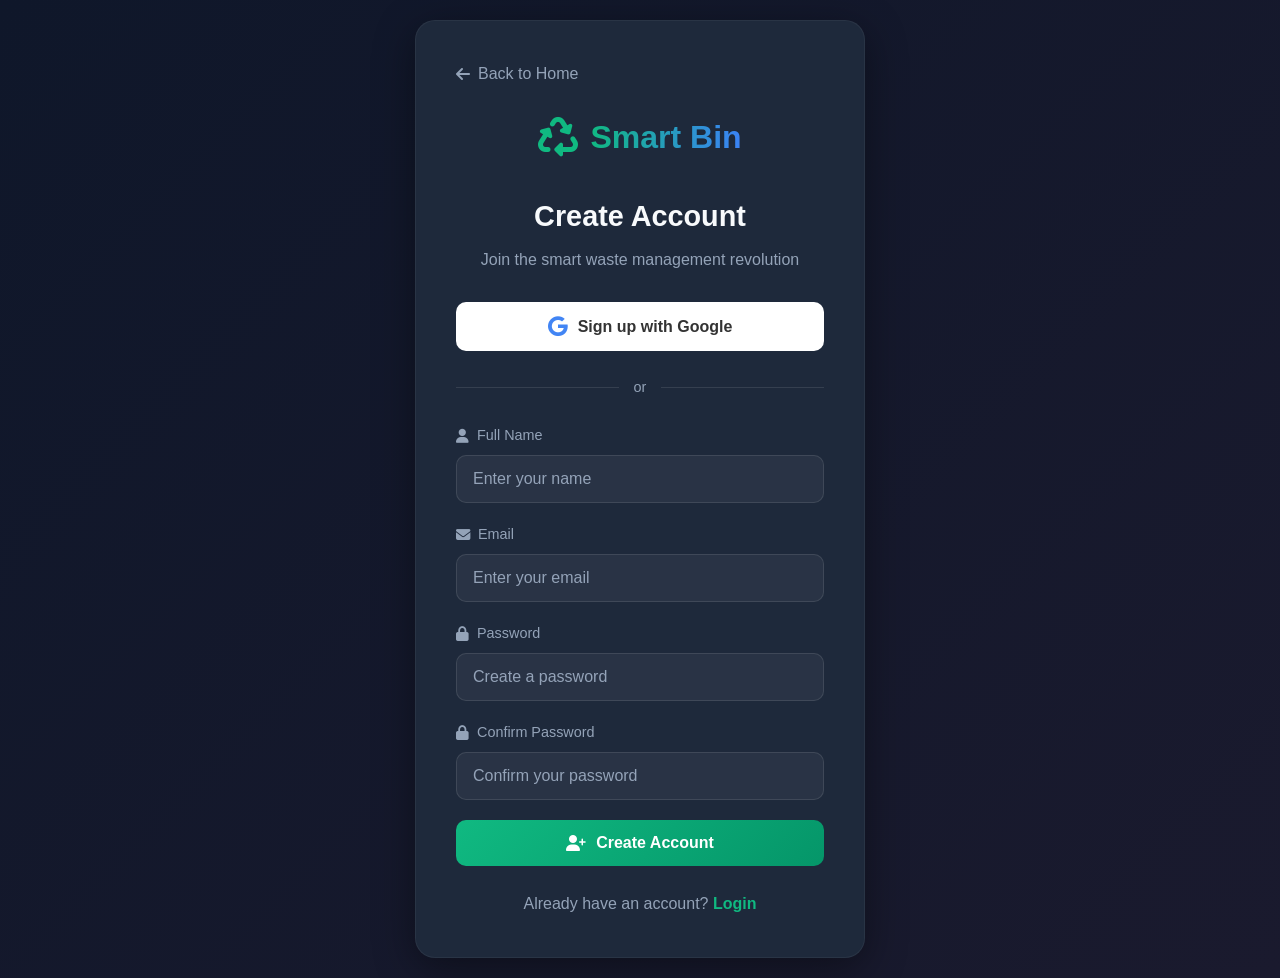
<file: templates/signup.html>
<!DOCTYPE html>
<html lang="en">
<head>
    <meta charset="UTF-8">
    <meta name="viewport" content="width=device-width, initial-scale=1.0">
    <title>Sign Up - Smart Bin</title>
    <link rel="stylesheet" href="/static/style.css">
    <link rel="stylesheet" href="https://cdnjs.cloudflare.com/ajax/libs/font-awesome/6.4.0/css/all.min.css">
</head>
<body class="auth-page">
    <div class="auth-container">
        <div class="auth-card">
            <!-- Back to Home -->
            <a href="/" class="back-link">
                <i class="fas fa-arrow-left"></i> Back to Home
            </a>

            <!-- Logo -->
            <div class="auth-logo">
                <i class="fas fa-recycle"></i>
                <h1>Smart Bin</h1>
            </div>
            
            <h2>Create Account</h2>
            <p class="auth-subtitle">Join the smart waste management revolution</p>

            <!-- Google Signup Button -->
            <button class="btn-google" onclick="signupWithGoogle()">
                <i class="fab fa-google"></i>
                Sign up with Google
            </button>

            <!-- Divider -->
            <div class="divider">
                <span>or</span>
            </div>

            <!-- Email Signup Form -->
            <form id="signupForm" onsubmit="handleSignup(event)">
                <div class="form-group">
                    <label for="name">
                        <i class="fas fa-user"></i> Full Name
                    </label>
                    <input type="text" id="name" name="name" placeholder="Enter your name" required>
                </div>

                <div class="form-group">
                    <label for="email">
                        <i class="fas fa-envelope"></i> Email
                    </label>
                    <input type="email" id="email" name="email" placeholder="Enter your email" required>
                </div>

                <div class="form-group">
                    <label for="password">
                        <i class="fas fa-lock"></i> Password
                    </label>
                    <input type="password" id="password" name="password" placeholder="Create a password" required minlength="6">
                </div>

                <div class="form-group">
                    <label for="confirmPassword">
                        <i class="fas fa-lock"></i> Confirm Password
                    </label>
                    <input type="password" id="confirmPassword" name="confirmPassword" placeholder="Confirm your password" required>
                </div>

                <button type="submit" class="btn-auth">
                    <i class="fas fa-user-plus"></i> Create Account
                </button>
            </form>

            <!-- Login Link -->
            <p class="auth-link">
                Already have an account? <a href="/login">Login</a>
            </p>

            <!-- Error/Success Message -->
            <div id="authMessage" class="auth-message" style="display: none;"></div>
        </div>
    </div>

    <script>
        function signupWithGoogle() {
            const email = prompt('Enter your Google email:');
            if (email) {
                fetch('/api/login', {
                    method: 'POST',
                    headers: { 'Content-Type': 'application/json' },
                    body: JSON.stringify({ email: email, type: 'google' })
                })
                .then(res => res.json())
                .then(data => {
                    if (data.success) {
                        showMessage('Account created with Google!', 'success');
                        setTimeout(() => window.location.href = data.redirect || '/dashboard', 1000);
                    } else {
                        showMessage(data.message, 'error');
                    }
                })
                .catch(err => showMessage('Error connecting to server', 'error'));
            }
        }

        function handleSignup(e) {
            e.preventDefault();
            const name = document.getElementById('name').value;
            const email = document.getElementById('email').value;
            const password = document.getElementById('password').value;
            const confirmPassword = document.getElementById('confirmPassword').value;

            if (password !== confirmPassword) {
                showMessage('Passwords do not match!', 'error');
                return;
            }

            fetch('/api/signup', {
                method: 'POST',
                headers: { 'Content-Type': 'application/json' },
                body: JSON.stringify({ name: name, email: email, password: password })
            })
            .then(res => res.json())
            .then(data => {
                if (data.success) {
                    showMessage(data.message, 'success');
                    setTimeout(() => window.location.href = '/dashboard', 1000);
                } else {
                    showMessage(data.message, 'error');
                }
            })
            .catch(err => showMessage('Error connecting to server', 'error'));
        }

        function showMessage(message, type) {
            const msgDiv = document.getElementById('authMessage');
            msgDiv.textContent = message;
            msgDiv.className = 'auth-message ' + type;
            msgDiv.style.display = 'block';
        }
    </script>
</body>
</html>
</file>
<file: static/style.css>
/* Smart Bin App - Modern CSS Styles */

/* CSS Variables */
:root {
    --primary-color: #10b981;
    --primary-dark: #059669;
    --secondary-color: #6366f1;
    --danger-color: #ef4444;
    --warning-color: #f59e0b;
    --dark-bg: #0f172a;
    --card-bg: #1e293b;
    --text-primary: #f8fafc;
    --text-secondary: #94a3b8;
    --gradient-start: #10b981;
    --gradient-end: #3b82f6;
    --sidebar-width: 250px;
}

/* Reset & Base Styles */
* {
    margin: 0;
    padding: 0;
    box-sizing: border-box;
}

body {
    font-family: 'Segoe UI', Tahoma, Geneva, Verdana, sans-serif;
    background: linear-gradient(135deg, var(--dark-bg) 0%, #1a1a2e 100%);
    color: var(--text-primary);
    min-height: 100vh;
    line-height: 1.6;
}

/* ==================== LANDING PAGE ==================== */
.landing-page {
    display: flex;
    align-items: center;
    justify-content: center;
    min-height: 100vh;
}

.landing-container {
    text-align: center;
    padding: 40px 20px;
    max-width: 900px;
}

.landing-container .hero .logo {
    display: flex;
    align-items: center;
    justify-content: center;
    gap: 15px;
    margin-bottom: 15px;
}

.landing-container .logo i {
    font-size: 3.5rem;
    color: var(--primary-color);
    animation: pulse 2s infinite;
}

.landing-container .logo h1 {
    font-size: 3rem;
    font-weight: 700;
    background: linear-gradient(90deg, var(--gradient-start), var(--gradient-end));
    -webkit-background-clip: text;
    -webkit-text-fill-color: transparent;
    background-clip: text;
}

.landing-container .tagline {
    color: var(--text-secondary);
    font-size: 1.3rem;
    margin-bottom: 50px;
}

.features-preview {
    display: grid;
    grid-template-columns: repeat(auto-fit, minmax(200px, 1fr));
    gap: 25px;
    margin-bottom: 50px;
}

.features-preview .feature-card {
    background: var(--card-bg);
    padding: 30px 20px;
    border-radius: 16px;
    transition: transform 0.3s ease, box-shadow 0.3s ease;
    border: 1px solid rgba(255, 255, 255, 0.05);
}

.features-preview .feature-card:hover {
    transform: translateY(-5px);
    box-shadow: 0 10px 40px rgba(16, 185, 129, 0.2);
}

.features-preview .feature-card i {
    font-size: 2.5rem;
    color: var(--primary-color);
    margin-bottom: 15px;
}

.features-preview .feature-card h3 {
    font-size: 1.2rem;
    margin-bottom: 10px;
}

.features-preview .feature-card p {
    color: var(--text-secondary);
    font-size: 0.9rem;
}

.cta-section {
    display: flex;
    gap: 20px;
    justify-content: center;
    margin-bottom: 40px;
}

.btn {
    padding: 15px 40px;
    border-radius: 12px;
    font-size: 1.1rem;
    font-weight: 600;
    text-decoration: none;
    transition: all 0.3s ease;
    display: inline-flex;
    align-items: center;
    gap: 10px;
    border: none;
    cursor: pointer;
}

.btn-primary {
    background: linear-gradient(135deg, var(--primary-color), var(--primary-dark));
    color: white;
}

.btn-secondary {
    background: linear-gradient(135deg, var(--secondary-color), #4f46e5);
    color: white;
}

.btn-demo {
    background: transparent;
    border: 2px solid var(--primary-color);
    color: var(--primary-color);
}

.btn:hover {
    transform: scale(1.05);
    box-shadow: 0 5px 20px rgba(0, 0, 0, 0.3);
}

.demo-section {
    color: var(--text-secondary);
}

.demo-section p {
    margin-bottom: 15px;
}

/* ==================== AUTH PAGES ==================== */
.auth-page {
    display: flex;
    align-items: center;
    justify-content: center;
    min-height: 100vh;
    padding: 20px;
}

.auth-container {
    width: 100%;
    max-width: 450px;
}

.auth-card {
    background: var(--card-bg);
    border-radius: 20px;
    padding: 40px;
    box-shadow: 0 10px 40px rgba(0, 0, 0, 0.4);
    border: 1px solid rgba(255, 255, 255, 0.05);
}

.back-link {
    display: inline-flex;
    align-items: center;
    gap: 8px;
    color: var(--text-secondary);
    text-decoration: none;
    margin-bottom: 25px;
    transition: color 0.3s ease;
}

.back-link:hover {
    color: var(--primary-color);
}

.auth-logo {
    display: flex;
    align-items: center;
    justify-content: center;
    gap: 12px;
    margin-bottom: 30px;
}

.auth-logo i {
    font-size: 2.5rem;
    color: var(--primary-color);
}

.auth-logo h1 {
    font-size: 2rem;
    background: linear-gradient(90deg, var(--gradient-start), var(--gradient-end));
    -webkit-background-clip: text;
    -webkit-text-fill-color: transparent;
    background-clip: text;
}

.auth-card h2 {
    text-align: center;
    margin-bottom: 8px;
    font-size: 1.8rem;
}

.auth-subtitle {
    text-align: center;
    color: var(--text-secondary);
    margin-bottom: 30px;
}

.btn-google {
    width: 100%;
    padding: 14px;
    border-radius: 10px;
    background: white;
    color: #333;
    font-size: 1rem;
    font-weight: 600;
    border: none;
    cursor: pointer;
    display: flex;
    align-items: center;
    justify-content: center;
    gap: 10px;
    transition: all 0.3s ease;
}

.btn-google:hover {
    background: #f5f5f5;
    transform: scale(1.02);
}

.btn-google i {
    color: #4285f4;
    font-size: 1.3rem;
}

.divider {
    display: flex;
    align-items: center;
    margin: 25px 0;
}

.divider::before,
.divider::after {
    content: '';
    flex: 1;
    height: 1px;
    background: rgba(255, 255, 255, 0.1);
}

.divider span {
    padding: 0 15px;
    color: var(--text-secondary);
    font-size: 0.9rem;
}

.form-group {
    margin-bottom: 20px;
}

.form-group label {
    display: flex;
    align-items: center;
    gap: 8px;
    margin-bottom: 8px;
    color: var(--text-secondary);
    font-size: 0.9rem;
}

.form-group input {
    width: 100%;
    padding: 14px 16px;
    border-radius: 10px;
    background: rgba(255, 255, 255, 0.05);
    border: 1px solid rgba(255, 255, 255, 0.1);
    color: var(--text-primary);
    font-size: 1rem;
    transition: all 0.3s ease;
}

.form-group input:focus {
    outline: none;
    border-color: var(--primary-color);
    box-shadow: 0 0 0 3px rgba(16, 185, 129, 0.1);
}

.form-group input::placeholder {
    color: var(--text-secondary);
}

.btn-auth {
    width: 100%;
    padding: 14px;
    border-radius: 10px;
    background: linear-gradient(135deg, var(--primary-color), var(--primary-dark));
    color: white;
    font-size: 1rem;
    font-weight: 600;
    border: none;
    cursor: pointer;
    display: flex;
    align-items: center;
    justify-content: center;
    gap: 10px;
    transition: all 0.3s ease;
    margin-top: 10px;
}

.btn-auth:hover {
    transform: scale(1.02);
    box-shadow: 0 5px 20px rgba(16, 185, 129, 0.3);
}

.auth-link {
    text-align: center;
    margin-top: 25px;
    color: var(--text-secondary);
}

.auth-link a {
    color: var(--primary-color);
    text-decoration: none;
    font-weight: 600;
}

.auth-link a:hover {
    text-decoration: underline;
}

.auth-message {
    margin-top: 20px;
    padding: 12px;
    border-radius: 8px;
    text-align: center;
    font-size: 0.9rem;
}

.auth-message.success {
    background: rgba(16, 185, 129, 0.2);
    color: var(--primary-color);
    border: 1px solid var(--primary-color);
}

.auth-message.error {
    background: rgba(239, 68, 68, 0.2);
    color: var(--danger-color);
    border: 1px solid var(--danger-color);
}

/* ==================== DASHBOARD LAYOUT ==================== */
.dashboard-page {
    display: flex;
    min-height: 100vh;
}

/* Sidebar */
.sidebar {
    width: var(--sidebar-width);
    background: var(--card-bg);
    border-right: 1px solid rgba(255, 255, 255, 0.05);
    position: fixed;
    height: 100vh;
    display: flex;
    flex-direction: column;
    z-index: 100;
}

.sidebar-header {
    padding: 25px 20px;
    display: flex;
    align-items: center;
    gap: 12px;
    border-bottom: 1px solid rgba(255, 255, 255, 0.05);
}

.sidebar-header i {
    font-size: 1.8rem;
    color: var(--primary-color);
}

.sidebar-header span {
    font-size: 1.3rem;
    font-weight: 700;
    background: linear-gradient(90deg, var(--gradient-start), var(--gradient-end));
    -webkit-background-clip: text;
    -webkit-text-fill-color: transparent;
    background-clip: text;
}

.nav-menu {
    list-style: none;
    padding: 20px 0;
    flex: 1;
}

.nav-menu li a {
    display: flex;
    align-items: center;
    gap: 15px;
    padding: 15px 25px;
    color: var(--text-secondary);
    text-decoration: none;
    transition: all 0.3s ease;
}

.nav-menu li a:hover {
    background: rgba(255, 255, 255, 0.05);
    color: var(--text-primary);
}

.nav-menu li.active a {
    background: rgba(16, 185, 129, 0.1);
    color: var(--primary-color);
    border-right: 3px solid var(--primary-color);
}

.nav-menu li a i {
    font-size: 1.2rem;
    width: 24px;
}

.sidebar-footer {
    padding: 20px;
    border-top: 1px solid rgba(255, 255, 255, 0.05);
}

.btn-logout {
    width: 100%;
    padding: 12px;
    border-radius: 10px;
    background: rgba(239, 68, 68, 0.1);
    color: var(--danger-color);
    border: 1px solid rgba(239, 68, 68, 0.2);
    cursor: pointer;
    display: flex;
    align-items: center;
    justify-content: center;
    gap: 10px;
    transition: all 0.3s ease;
    font-size: 1rem;
}

.btn-logout:hover {
    background: rgba(239, 68, 68, 0.2);
}

/* Main Content */
.main-content {
    flex: 1;
    margin-left: var(--sidebar-width);
    padding: 30px;
    min-height: 100vh;
    display: flex;
    flex-direction: column;
}

.page-header {
    display: flex;
    justify-content: space-between;
    align-items: center;
    margin-bottom: 30px;
}

.page-header h2 {
    font-size: 1.8rem;
    margin-bottom: 5px;
}

.page-header p {
    color: var(--text-secondary);
}

.header-right .user-avatar i {
    font-size: 2.5rem;
    color: var(--primary-color);
}

/* Dashboard Grid */
.dashboard-grid {
    display: grid;
    grid-template-columns: repeat(3, 1fr);
    gap: 20px;
    flex: 1;
}

/* Make certain cards span full width */
.status-card,
.carbon-card,
.achievements-card,
.schedule-card {
    grid-column: span 1;
}

.eco-tips-card,
.bin-locator-card,
.user-stats-card,
.quick-links-card {
    grid-column: span 1;
}

/* Cards */
.card {
    background: var(--card-bg);
    border-radius: 16px;
    padding: 24px;
    box-shadow: 0 4px 20px rgba(0, 0, 0, 0.3);
    border: 1px solid rgba(255, 255, 255, 0.05);
    transition: transform 0.3s ease, box-shadow 0.3s ease;
}

.card:hover {
    transform: translateY(-2px);
    box-shadow: 0 8px 30px rgba(0, 0, 0, 0.4);
}

.card-header {
    display: flex;
    align-items: center;
    gap: 12px;
    margin-bottom: 20px;
    padding-bottom: 15px;
    border-bottom: 1px solid rgba(255, 255, 255, 0.1);
}

.card-header i {
    font-size: 1.5rem;
    color: var(--primary-color);
}

.card-header h2 {
    font-size: 1.3rem;
    font-weight: 600;
}

/* Bin Status */
.bin-visual {
    display: flex;
    align-items: center;
    justify-content: center;
    gap: 30px;
    margin-bottom: 25px;
}

.bin-icon {
    width: 80px;
    height: 120px;
    background: linear-gradient(180deg, #334155 0%, #1e293b 100%);
    border-radius: 8px 8px 20px 20px;
    position: relative;
    overflow: hidden;
    border: 3px solid #475569;
}

.fill-level {
    position: absolute;
    bottom: 0;
    left: 0;
    right: 0;
    background: linear-gradient(180deg, var(--warning-color) 0%, var(--danger-color) 100%);
    transition: height 0.5s ease;
    border-radius: 0 0 15px 15px;
}

.bin-info {
    text-align: center;
}

.percentage {
    display: block;
    font-size: 3rem;
    font-weight: 700;
    color: var(--primary-color);
}

.label {
    color: var(--text-secondary);
    font-size: 0.9rem;
}

.status-details {
    display: flex;
    flex-direction: column;
    gap: 12px;
}

.detail-item {
    display: flex;
    align-items: center;
    gap: 12px;
    padding: 12px;
    background: rgba(255, 255, 255, 0.05);
    border-radius: 10px;
}

.detail-item i {
    color: var(--primary-color);
    width: 24px;
}

/* Action Buttons */
.action-buttons {
    display: grid;
    grid-template-columns: repeat(2, 1fr);
    gap: 15px;
}

.action-btn {
    display: flex;
    flex-direction: column;
    align-items: center;
    justify-content: center;
    gap: 10px;
    padding: 20px;
    border: none;
    border-radius: 12px;
    font-size: 1rem;
    font-weight: 600;
    cursor: pointer;
    transition: all 0.3s ease;
}

.action-btn i {
    font-size: 1.5rem;
}

.action-btn.request {
    background: linear-gradient(135deg, var(--primary-color), var(--primary-dark));
    color: white;
}

.action-btn.report {
    background: linear-gradient(135deg, var(--danger-color), #dc2626);
    color: white;
}

.action-btn.schedule {
    background: linear-gradient(135deg, var(--secondary-color), #4f46e5);
    color: white;
}

.action-btn.alert {
    background: linear-gradient(135deg, var(--warning-color), #d97706);
    color: white;
}

.action-btn:hover {
    transform: scale(1.03);
    box-shadow: 0 5px 20px rgba(0, 0, 0, 0.3);
}

/* Statistics */
.stats-grid {
    display: grid;
    grid-template-columns: repeat(2, 1fr);
    gap: 15px;
}

.stat-item {
    text-align: center;
    padding: 20px;
    background: rgba(255, 255, 255, 0.05);
    border-radius: 12px;
}

.stat-number {
    display: block;
    font-size: 1.8rem;
    font-weight: 700;
    color: var(--primary-color);
}

.stat-label {
    color: var(--text-secondary);
    font-size: 0.85rem;
}

/* Quick Links */
.quick-links {
    display: grid;
    grid-template-columns: repeat(2, 1fr);
    gap: 15px;
}

.quick-link {
    display: flex;
    flex-direction: column;
    align-items: center;
    justify-content: center;
    gap: 10px;
    padding: 25px;
    background: rgba(255, 255, 255, 0.05);
    border-radius: 12px;
    text-decoration: none;
    color: var(--text-primary);
    transition: all 0.3s ease;
}

.quick-link:hover {
    background: rgba(16, 185, 129, 0.1);
    transform: translateY(-3px);
}

.quick-link i {
    font-size: 2rem;
    color: var(--primary-color);
}

/* ====== NEW DASHBOARD FEATURES STYLES ====== */

/* Eco Tips Card */
.eco-tips-card .eco-tip-content {
    text-align: center;
    padding: 15px;
    background: rgba(255, 255, 255, 0.05);
    border-radius: 12px;
    margin-bottom: 15px;
}

.eco-tips-card .tip-category {
    font-size: 0.75rem;
    color: var(--primary-color);
    letter-spacing: 2px;
    margin-bottom: 10px;
    font-weight: 600;
}

.eco-tips-card .tip-text {
    font-size: 1rem;
    line-height: 1.6;
    color: var(--text-primary);
    margin-bottom: 15px;
}

.eco-tips-card .tip-points {
    display: inline-flex;
    align-items: center;
    gap: 5px;
    padding: 5px 12px;
    background: rgba(16, 185, 129, 0.2);
    border-radius: 20px;
    color: var(--primary-color);
    font-size: 0.85rem;
    font-weight: 600;
}

.eco-tips-card .btn-refresh {
    width: 100%;
    padding: 12px;
    background: rgba(255, 255, 255, 0.1);
    border: 1px solid rgba(255, 255, 255, 0.1);
    border-radius: 8px;
    color: var(--text-primary);
    cursor: pointer;
    transition: all 0.3s ease;
}

.eco-tips-card .btn-refresh:hover {
    background: var(--primary-color);
}

/* Schedule Card */
.schedule-card .schedule-list {
    display: flex;
    flex-direction: column;
    gap: 10px;
    margin-bottom: 15px;
}

.schedule-card .schedule-item {
    display: flex;
    justify-content: space-between;
    align-items: center;
    padding: 12px;
    background: rgba(255, 255, 255, 0.05);
    border-radius: 8px;
    border-left: 3px solid var(--secondary-color);
}

.schedule-card .schedule-item.today {
    border-left-color: var(--primary-color);
    background: rgba(16, 185, 129, 0.1);
}

.schedule-card .day {
    font-weight: 600;
}

.schedule-card .types {
    font-size: 0.85rem;
    color: var(--text-secondary);
}

.schedule-card .next-collection {
    display: flex;
    justify-content: space-between;
    padding: 12px;
    background: linear-gradient(135deg, var(--primary-color), var(--primary-dark));
    border-radius: 8px;
    font-size: 0.9rem;
}

.schedule-card .next-collection .label {
    opacity: 0.8;
}

/* Carbon Footprint Card */
.carbon-card .carbon-stats {
    display: grid;
    grid-template-columns: repeat(2, 1fr);
    gap: 15px;
}

.carbon-card .carbon-item {
    text-align: center;
    padding: 15px;
    background: rgba(255, 255, 255, 0.05);
    border-radius: 12px;
    transition: all 0.3s ease;
}

.carbon-card .carbon-item:hover {
    background: rgba(16, 185, 129, 0.1);
    transform: translateY(-2px);
}

.carbon-card .carbon-item i {
    font-size: 1.5rem;
    color: var(--primary-color);
    margin-bottom: 8px;
}

.carbon-card .carbon-value {
    display: block;
    font-size: 1.3rem;
    font-weight: 700;
    color: var(--text-primary);
}

.carbon-card .carbon-label {
    font-size: 0.75rem;
    color: var(--text-secondary);
}

/* Achievements Card */
.achievements-card .achievements-grid {
    display: grid;
    grid-template-columns: repeat(2, 1fr);
    gap: 12px;
}

.achievements-card .achievement-item {
    display: flex;
    flex-direction: column;
    align-items: center;
    gap: 8px;
    padding: 15px 10px;
    background: rgba(255, 255, 255, 0.05);
    border-radius: 12px;
    text-align: center;
}

.achievements-card .achievement-item.locked {
    opacity: 0.5;
    filter: grayscale(1);
}

.achievements-card .achievement-item.unlocked {
    background: rgba(16, 185, 129, 0.1);
    border: 1px solid rgba(16, 185, 129, 0.3);
}

.achievements-card .achievement-item i {
    font-size: 1.8rem;
    color: var(--primary-color);
}

.achievements-card .achievement-name {
    font-size: 0.8rem;
    font-weight: 600;
}

/* Bin Locator Card */
.bin-locator-card .bins-list {
    display: flex;
    flex-direction: column;
    gap: 10px;
    margin-bottom: 15px;
}

.bin-locator-card .bin-item {
    display: flex;
    align-items: center;
    gap: 12px;
    padding: 12px;
    background: rgba(255, 255, 255, 0.05);
    border-radius: 8px;
}

.bin-locator-card .bin-item i {
    font-size: 1.3rem;
    color: var(--secondary-color);
    width: 35px;
    height: 35px;
    display: flex;
    align-items: center;
    justify-content: center;
    background: rgba(99, 102, 241, 0.2);
    border-radius: 8px;
}

.bin-locator-card .bin-details {
    display: flex;
    flex-direction: column;
}

.bin-locator-card .bin-name {
    font-weight: 600;
    font-size: 0.9rem;
}

.bin-locator-card .bin-address {
    font-size: 0.75rem;
    color: var(--text-secondary);
}

.bin-locator-card .btn-view-all {
    width: 100%;
    padding: 12px;
    background: var(--secondary-color);
    border: none;
    border-radius: 8px;
    color: white;
    cursor: pointer;
    transition: all 0.3s ease;
}

.bin-locator-card .btn-view-all:hover {
    background: #4f46e5;
}

/* User Stats Card */
.user-stats-card .user-stats-grid {
    display: grid;
    grid-template-columns: repeat(2, 1fr);
    gap: 12px;
}

.user-stats-card .stat-box {
    display: flex;
    flex-direction: column;
    align-items: center;
    gap: 8px;
    padding: 15px;
    background: rgba(255, 255, 255, 0.05);
    border-radius: 12px;
    text-align: center;
}

.user-stats-card .stat-box i {
    font-size: 1.5rem;
    color: var(--primary-color);
}

.user-stats-card .stat-value {
    font-size: 1.5rem;
    font-weight: 700;
    color: var(--text-primary);
}

.user-stats-card .stat-label {
    font-size: 0.75rem;
    color: var(--text-secondary);
}

/* Result Card */
.result-card {
    background: linear-gradient(135deg, var(--primary-color), var(--primary-dark));
    border-radius: 12px;
    padding: 20px;
    text-align: center;
    animation: slideIn 0.3s ease;
    grid-column: span 2;
}

@keyframes slideIn {
    from {
        opacity: 0;
        transform: translateY(-10px);
    }
    to {
        opacity: 1;
        transform: translateY(0);
    }
}

.result-card i {
    font-size: 2.5rem;
    margin-bottom: 10px;
}

.result-card p {
    font-size: 1.1rem;
    font-weight: 600;
}

/* Page Footer */
.page-footer {
    text-align: center;
    padding: 30px 0;
    color: var(--text-secondary);
    font-size: 0.85rem;
}

/* ==================== SCANNER PAGE ==================== */
.scanner-page {
    padding-bottom: 20px;
}

.scanner-container {
    display: flex;
    flex-direction: column;
    gap: 25px;
    flex: 1;
}

.scanner-card {
    background: var(--card-bg);
    border-radius: 16px;
    padding: 30px;
    box-shadow: 0 4px 20px rgba(0, 0, 0, 0.3);
    border: 1px solid rgba(255, 255, 255, 0.05);
}

.upload-area {
    text-align: center;
    padding: 40px 20px;
    border: 2px dashed rgba(255, 255, 255, 0.1);
    border-radius: 12px;
    margin-bottom: 25px;
}

.upload-area i {
    font-size: 3rem;
    color: var(--primary-color);
    margin-bottom: 15px;
}

.upload-area p {
    color: var(--text-secondary);
    margin-bottom: 10px;
}

.upload-area span {
    display: block;
    color: var(--text-secondary);
    margin: 15px 0;
}

.upload-area input[type="text"] {
    width: 100%;
    max-width: 400px;
    padding: 14px 16px;
    border-radius: 10px;
    background: rgba(255, 255, 255, 0.05);
    border: 1px solid rgba(255, 255, 255, 0.1);
    color: var(--text-primary);
    font-size: 1rem;
    margin-bottom: 20px;
}

.upload-area input[type="text"]:focus {
    outline: none;
    border-color: var(--primary-color);
}

.btn-scan {
    padding: 14px 35px;
    border-radius: 10px;
    background: linear-gradient(135deg, var(--primary-color), var(--primary-dark));
    color: white;
    font-size: 1rem;
    font-weight: 600;
    border: none;
    cursor: pointer;
    display: inline-flex;
    align-items: center;
    gap: 10px;
    transition: all 0.3s ease;
}

.btn-scan:hover {
    transform: scale(1.05);
    box-shadow: 0 5px 20px rgba(16, 185, 129, 0.3);
}

.sample-items {
    margin-top: 20px;
}

.sample-items > p {
    color: var(--text-secondary);
    margin-bottom: 12px;
}

.sample-btns {
    display: flex;
    flex-wrap: wrap;
    gap: 10px;
    justify-content: center;
}

.sample-btns button {
    padding: 8px 16px;
    border-radius: 20px;
    background: rgba(255, 255, 255, 0.05);
    color: var(--text-secondary);
    border: 1px solid rgba(255, 255, 255, 0.1);
    cursor: pointer;
    transition: all 0.3s ease;
    font-size: 0.9rem;
}

.sample-btns button:hover {
    background: rgba(16, 185, 129, 0.2);
    color: var(--primary-color);
    border-color: var(--primary-color);
}

/* Loading Section */
.loading-section {
    text-align: center;
    padding: 60px 20px;
}

.loading-spinner i {
    font-size: 3rem;
    color: var(--primary-color);
    margin-bottom: 15px;
}

.loading-spinner p {
    color: var(--text-secondary);
}

/* Result Section */
.result-content {
    padding: 20px 0;
}

.result-item {
    display: flex;
    align-items: center;
    gap: 20px;
    margin-bottom: 25px;
}

.result-icon {
    width: 80px;
    height: 80px;
    border-radius: 50%;
    background: rgba(16, 185, 129, 0.2);
    display: flex;
    align-items: center;
    justify-content: center;
}

.result-icon i {
    font-size: 2rem;
    color: var(--primary-color);
}

.result-details h3 {
    font-size: 1.5rem;
    margin-bottom: 8px;
}

.category-badge {
    display: inline-block;
    padding: 5px 15px;
    border-radius: 20px;
    background: rgba(16, 185, 129, 0.2);
    color: var(--primary-color);
    font-size: 0.9rem;
    font-weight: 600;
}

.recycling-status {
    display: flex;
    align-items: center;
    gap: 10px;
    padding: 15px 20px;
    border-radius: 10px;
    margin-bottom: 25px;
    font-weight: 600;
}

.recycling-status.recyclable {
    background: rgba(16, 185, 129, 0.2);
    color: var(--primary-color);
}

.recycling-status.not-recyclable {
    background: rgba(239, 68, 68, 0.2);
    color: var(--danger-color);
}

.recycling-status i {
    font-size: 1.5rem;
}

.ai-tip {
    background: linear-gradient(135deg, rgba(16, 185, 129, 0.1), rgba(59, 130, 246, 0.1));
    border-radius: 12px;
    padding: 20px;
    margin-bottom: 25px;
    border-left: 4px solid var(--primary-color);
}

.tip-header {
    display: flex;
    align-items: center;
    gap: 10px;
    margin-bottom: 12px;
}

.tip-header i {
    color: #fbbf24;
}

.tip-header h3 {
    font-size: 1.1rem;
}

.ai-tip p {
    color: var(--text-secondary);
    line-height: 1.7;
}

.instructions h4 {
    display: flex;
    align-items: center;
    gap: 10px;
    margin-bottom: 15px;
    color: var(--text-primary);
}

.instructions ol {
    padding-left: 25px;
    color: var(--text-secondary);
}

.instructions ol li {
    margin-bottom: 8px;
}

.btn-scan-again {
    width: 100%;
    padding: 14px;
    border-radius: 10px;
    background: linear-gradient(135deg, var(--secondary-color), #4f46e5);
    color: white;
    font-size: 1rem;
    font-weight: 600;
    border: none;
    cursor: pointer;
    display: flex;
    align-items: center;
    justify-content: center;
    gap: 10px;
    transition: all 0.3s ease;
    margin-top: 20px;
}

.btn-scan-again:hover {
    transform: scale(1.02);
    box-shadow: 0 5px 20px rgba(99, 102, 241, 0.3);
}

/* ==================== ASSISTANT PAGE ==================== */
.assistant-page {
    display: flex;
    flex-direction: column;
    height: calc(100vh - 60px);
}

.chat-container {
    flex: 1;
    display: flex;
    flex-direction: column;
    background: var(--card-bg);
    border-radius: 16px;
    overflow: hidden;
    box-shadow: 0 4px 20px rgba(0, 0, 0, 0.3);
}

#chatHistory {
    flex: 1;
    padding: 25px;
    overflow-y: auto;
    display: flex;
    flex-direction: column;
    gap: 20px;
}

.chat-message {
    display: flex;
    gap: 15px;
    max-width: 80%;
}

.chat-message.bot-message {
    align-self: flex-start;
}

.chat-message.user-message {
    align-self: flex-end;
    flex-direction: row-reverse;
}

.message-avatar {
    width: 45px;
    height: 45px;
    border-radius: 50%;
    display: flex;
    align-items: center;
    justify-content: center;
    flex-shrink: 0;
}

.bot-message .message-avatar {
    background: rgba(16, 185, 129, 0.2);
    color: var(--primary-color);
}

.user-message .message-avatar {
    background: rgba(99, 102, 241, 0.2);
    color: var(--secondary-color);
}

.message-avatar i {
    font-size: 1.2rem;
}

.message-content {
    background: rgba(255, 255, 255, 0.05);
    padding: 15px 20px;
    border-radius: 15px;
    line-height: 1.6;
}

.user-message .message-content {
    background: rgba(99, 102, 241, 0.2);
}

.message-content p {
    margin-bottom: 8px;
}

.message-content p:last-child {
    margin-bottom: 0;
}

.message-content ul {
    padding-left: 20px;
    margin: 10px 0;
}

.message-content li {
    margin-bottom: 5px;
}

.message-time {
    font-size: 0.75rem;
    color: var(--text-secondary);
    align-self: flex-end;
    margin-top: 5px;
}

/* Loading Animation */
.typing-indicator {
    display: flex;
    gap: 5px;
    padding: 10px;
}

.typing-indicator span {
    width: 10px;
    height: 10px;
    background: var(--primary-color);
    border-radius: 50%;
    animation: bounce 1.4s infinite ease-in-out both;
}

.typing-indicator span:nth-child(1) {
    animation-delay: -0.32s;
}

.typing-indicator span:nth-child(2) {
    animation-delay: -0.16s;
}

@keyframes bounce {
    0%, 80%, 100% {
        transform: scale(0);
    }
    40% {
        transform: scale(1);
    }
}

/* Quick Questions */
.quick-questions {
    padding: 15px 25px;
    border-top: 1px solid rgba(255, 255, 255, 0.05);
}

.quick-questions > p {
    color: var(--text-secondary);
    font-size: 0.9rem;
    margin-bottom: 12px;
}

.quick-btns {
    display: flex;
    flex-wrap: wrap;
    gap: 8px;
}

.quick-btns button {
    padding: 8px 16px;
    border-radius: 20px;
    background: rgba(255, 255, 255, 0.05);
    color: var(--text-secondary);
    border: 1px solid rgba(255, 255, 255, 0.1);
    cursor: pointer;
    transition: all 0.3s ease;
    font-size: 0.85rem;
}

.quick-btns button:hover {
    background: rgba(16, 185, 129, 0.2);
    color: var(--primary-color);
    border-color: var(--primary-color);
}

/* Chat Input */
.chat-input-section {
    display: flex;
    gap: 15px;
    padding: 20px 25px;
    border-top: 1px solid rgba(255, 255, 255, 0.05);
    background: rgba(0, 0, 0, 0.2);
}

.chat-input-section input {
    flex: 1;
    padding: 14px 20px;
    border-radius: 25px;
    background: rgba(255, 255, 255, 0.05);
    border: 1px solid rgba(255, 255, 255, 0.1);
    color: var(--text-primary);
    font-size: 1rem;
}

.chat-input-section input:focus {
    outline: none;
    border-color: var(--primary-color);
}

.btn-send {
    width: 50px;
    height: 50px;
    border-radius: 50%;
    background: linear-gradient(135deg, var(--primary-color), var(--primary-dark));
    color: white;
    border: none;
    cursor: pointer;
    display: flex;
    align-items: center;
    justify-content: center;
    transition: all 0.3s ease;
}

.btn-send:hover {
    transform: scale(1.1);
    box-shadow: 0 5px 20px rgba(16, 185, 129, 0.3);
}

/* Animations */
@keyframes pulse {
    0%, 100% { transform: scale(1); }
    50% { transform: scale(1.1); }
}

/* Responsive Design */
@media (max-width: 1024px) {
    .dashboard-grid {
        grid-template-columns: repeat(2, 1fr);
    }
    
    .result-card {
        grid-column: span 2;
    }
    
    .status-card,
    .carbon-card,
    .achievements-card,
    .schedule-card,
    .eco-tips-card,
    .bin-locator-card,
    .user-stats-card,
    .quick-links-card {
        grid-column: span 1;
    }
}

@media (max-width: 768px) {
    .sidebar {
        transform: translateX(-100%);
        transition: transform 0.3s ease;
        z-index: 100;
    }
    
    .sidebar.active {
        transform: translateX(0);
    }
    
    .sidebar-overlay {
        display: block;
        position: fixed;
        top: 0;
        left: 0;
        width: 100%;
        height: 100%;
        background: rgba(0, 0, 0, 0.5);
        z-index: 95;
        opacity: 0;
        pointer-events: none;
        transition: opacity 0.3s ease;
    }
    
    .sidebar-overlay.active {
        opacity: 1;
        pointer-events: auto;
    }
    
    .mobile-header {
        display: flex !important;
        position: fixed;
        top: 0;
        left: 0;
        right: 0;
        height: 60px;
        background: var(--card-bg);
        padding: 0 15px;
        align-items: center;
        justify-content: space-between;
        z-index: 100;
    }
    
    .menu-toggle {
        background: none;
        border: none;
        color: white;
        font-size: 24px;
        cursor: pointer;
    }
    
    .main-content {
        margin-left: 0;
        padding-top: 80px !important;
    }
    
    .cta-section {
        flex-direction: column;
        align-items: center;
    }
    
    .features-preview {
        grid-template-columns: 1fr;
    }
    
    .dashboard-grid {
        grid-template-columns: 1fr;
    }
    
    .result-card {
        grid-column: span 1;
    }
}

@media (max-width: 600px) {
    .action-buttons {
        grid-template-columns: 1fr;
    }
    
    .stats-grid {
        grid-template-columns: 1fr;
    }
    
    .quick-links {
        grid-template-columns: 1fr;
    }
    
    .carbon-stats,
    .achievements-grid,
    .user-stats-grid {
        grid-template-columns: 1fr;
    }
    
    .chat-message {
        max-width: 90%;
    }
    
    .auth-card {
        padding: 25px;
    }
}
</file>
